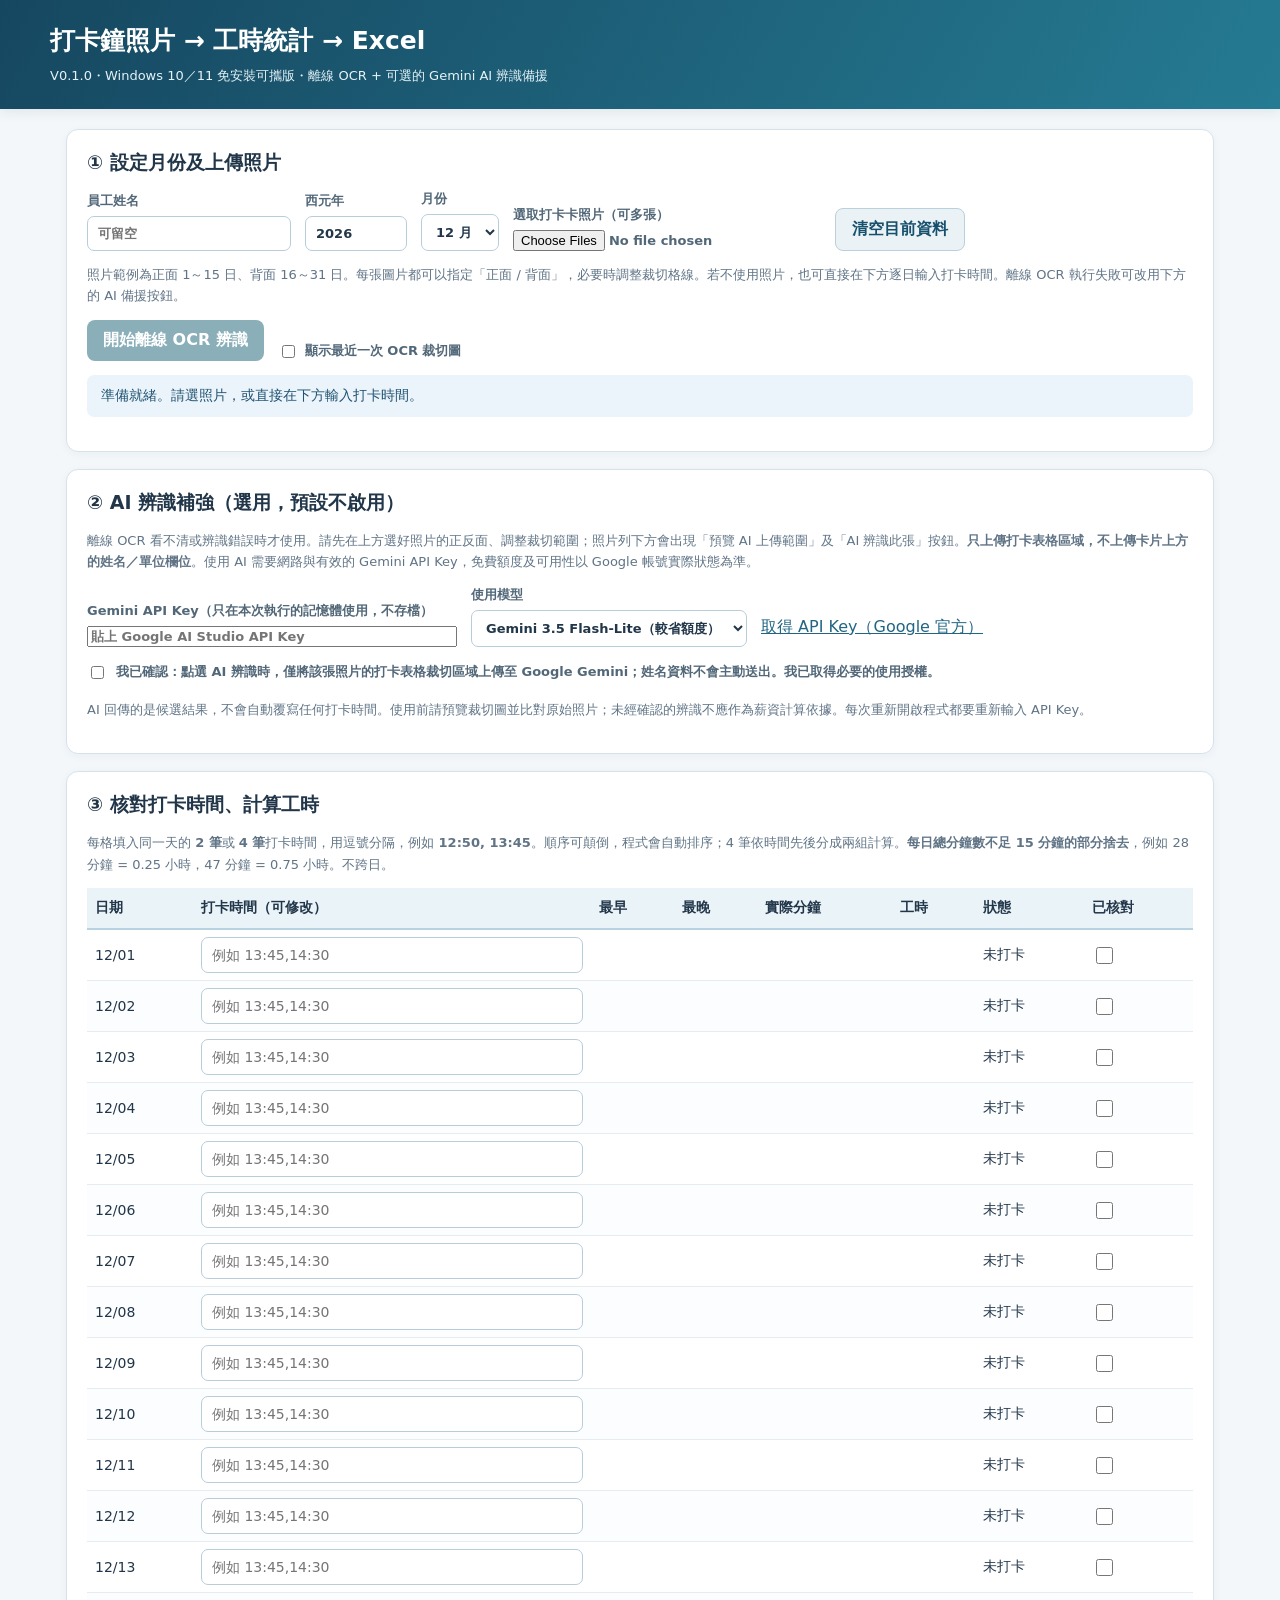
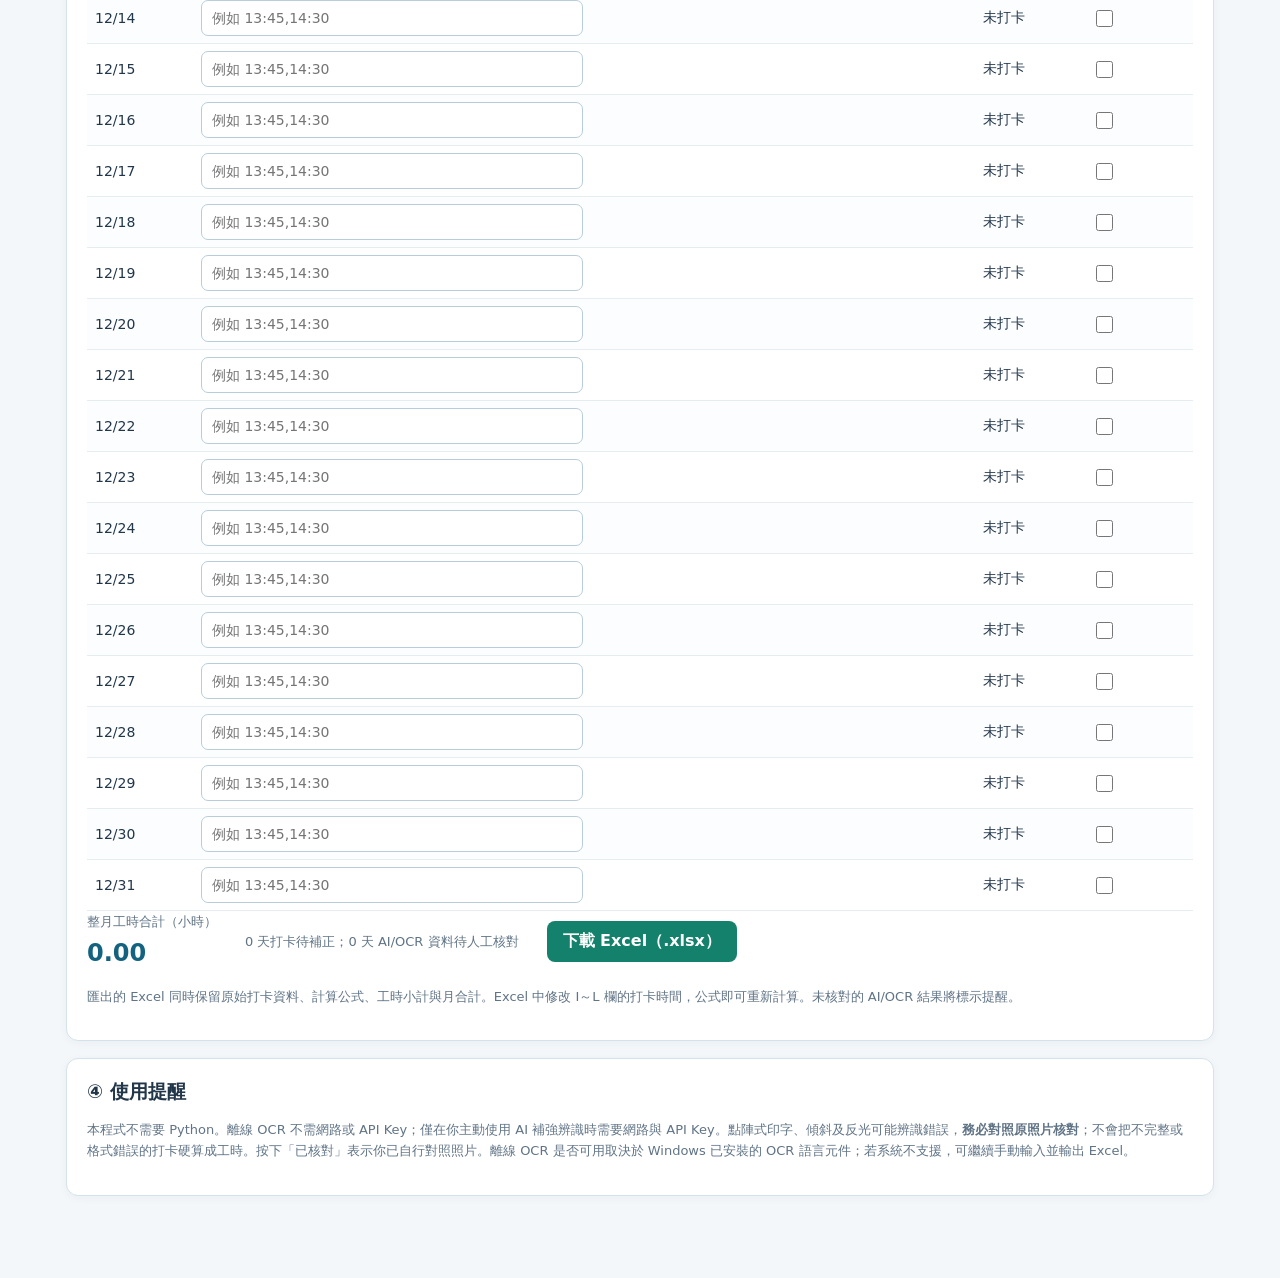
<file: apps/TimecardOCR/index.html>
<!doctype html>
<html lang="zh-Hant"><head><meta charset="utf-8"><meta name="viewport" content="width=device-width,initial-scale=1"><title>打卡鐘照片工時統計｜OCR + AI 備援版</title>
<style>
:root{color-scheme:light;font-family:"Microsoft JhengHei", "Noto Sans TC",system-ui,sans-serif;--ink:#22364a;--blue:#216583;--light:#e8f4f8;--border:#d6e2ea}*{box-sizing:border-box}body{margin:0;background:#f3f7fa;color:var(--ink)}header{background:linear-gradient(120deg,#164760,#257b93);color:white;padding:24px max(25px,calc((100vw - 1180px)/2));box-shadow:0 2px 12px #17273318}header h1{font-size:25px;margin:0 0 8px}header small{font-size:13px;color:#e5f3f8}main{max-width:1180px;margin:20px auto;padding:0 16px 45px}.box{background:white;border:1px solid var(--border);border-radius:12px;padding:20px;margin-bottom:17px;box-shadow:0 2px 10px #2539490a}.box h2{font-size:19px;margin:0 0 14px}.flex{display:flex;gap:14px;flex-wrap:wrap;align-items:end}label{display:flex;flex-direction:column;gap:6px;font-size:13px;color:#526879;font-weight:600}input,select,button{font:inherit}input[type=text],input[type=number],select{padding:9px 10px;border:1px solid #b8cdda;border-radius:7px;color:var(--ink);background:white}input[type=number]{width:102px}button{border:0;background:#216583;color:white;border-radius:8px;padding:10px 16px;cursor:pointer;font-weight:650}button:hover{background:#174d64}button:disabled{background:#8bafb9;cursor:not-allowed}.secondary{background:#eaf2f6;color:#17506d;border:1px solid #b8d1dd}.secondary:hover{background:#dbeaf1}.danger{color:#b84c3c}.hint{font-size:13px;line-height:1.65;color:#607486}.status{padding:12px 14px;border-radius:7px;background:#ebf4fa;color:#205272;font-size:14px;min-height:20px}.status.warn{background:#fff5e1;color:#88601c}.status.bad{background:#fcece9;color:#9d3228}.cardrow{border:1px solid #e2eaf0;background:#fbfdfe;border-radius:9px;padding:11px;margin:12px 0;display:flex;gap:18px;align-items:flex-start;flex-wrap:wrap}.thumb{width:95px;height:120px;object-fit:contain;background:#e8ecef;border-radius:6px;cursor:zoom-in}.cardcontent{flex:1;min-width:230px}.cardcontent p{margin:0 0 10px}.cardcontent label{display:inline-flex;margin-right:13px}.cardcontent input[type=number]{width:76px}.cardcontent .flex{gap:9px}.split{display:grid;grid-template-columns:1fr 1fr;gap:16px}#ocr-preview{max-width:100%;max-height:300px;display:none;border:1px solid #cad8e0;background:white}.table-scroll{overflow-x:auto}table{width:100%;border-collapse:collapse;font-size:14px;min-width:950px}thead th{position:sticky;top:0;background:#eaf3f7;text-align:left;padding:11px 8px;border-bottom:2px solid #b8d2df;white-space:nowrap}tbody td{padding:7px 8px;border-bottom:1px solid #e5edf1}tbody tr:nth-child(2n){background:#fbfdfe}td input[type=text]{width:100%;min-width:180px}td input[type=checkbox]{width:17px;height:17px}td:nth-child(4),td:nth-child(5),td:nth-child(6){font-variant-numeric:tabular-nums}.warntext{color:#a76a0e}.badtext{color:#aa302c}.oktext{color:#167c60}.total{font-size:24px;font-weight:800;color:#126280;padding:6px 0}.totals{display:flex;gap:28px;align-items:center;flex-wrap:wrap}details{margin-top:12px}summary{cursor:pointer;color:#185e81;font-weight:650}.modal{position:fixed;inset:0;background:#000b;display:none;align-items:center;justify-content:center;z-index:100;padding:15px}.modal img{max-width:95vw;max-height:90vh;object-fit:contain}.modal button{position:absolute;right:20px;top:20px}#download{background:#13816b}#download:hover{background:#126855}.ai-actions{display:flex;gap:8px;flex-wrap:wrap;margin-top:9px}.ai-actions button{font-size:13px;padding:7px 12px}.ai-uncertain{color:#a76a0e}.disabledinfo{font-size:12px;color:#6f8593}@media(max-width:650px){.box{padding:14px}header{padding:18px}header h1{font-size:20px}.split{display:block}.total{font-size:20px}}
</style></head><body>
<header><h1>打卡鐘照片 → 工時統計 → Excel</h1><small>V0.1.0・Windows 10／11 免安裝可攜版・離線 OCR + 可選的 Gemini AI 辨識備援</small></header>
<main>
<section class="box"><h2>① 設定月份及上傳照片</h2><div class="flex"><label>員工姓名<input type="text" id="employee" placeholder="可留空"></label><label>西元年<input type="number" id="year" min="2000" max="2100"></label><label>月份<select id="month"></select></label><label>選取打卡卡照片（可多張）<input type="file" accept="image/jpeg,image/png,image/webp" multiple id="files"></label><button type="button" class="secondary" id="clear">清空目前資料</button></div>
<p class="hint">照片範例為正面 1～15 日、背面 16～31 日。每張圖片都可以指定「正面 / 背面」，必要時調整裁切格線。若不使用照片，也可直接在下方逐日輸入打卡時間。離線 OCR 執行失敗可改用下方的 AI 備援按鈕。</p>
<div id="cards"></div><div class="flex"><button type="button" id="ocr" disabled>開始離線 OCR 辨識</button><label style="flex-direction:row;align-items:center;gap:7px"><input id="preview-toggle" type="checkbox">顯示最近一次 OCR 裁切圖</label></div><p id="progress" class="status">準備就緒。請選照片，或直接在下方輸入打卡時間。</p><canvas id="ocr-preview"></canvas>
</section>
<section class="box" id="ai-section"><h2>② AI 辨識補強（選用，預設不啟用）</h2>
<p class="hint">離線 OCR 看不清或辨識錯誤時才使用。請先在上方選好照片的正反面、調整裁切範圍；照片列下方會出現「預覽 AI 上傳範圍」及「AI 辨識此張」按鈕。<b>只上傳打卡表格區域，不上傳卡片上方的姓名／單位欄位</b>。使用 AI 需要網路與有效的 Gemini API Key，免費額度及可用性以 Google 帳號實際狀態為準。</p>
<div class="flex">
<label>Gemini API Key（只在本次執行的記憶體使用，不存檔）<input type="password" id="ai-key" autocomplete="off" spellcheck="false" placeholder="貼上 Google AI Studio API Key" style="width:min(370px,80vw)"></label>
<label>使用模型<select id="ai-model"><option value="gemini-3.5-flash-lite">Gemini 3.5 Flash-Lite（較省額度）</option><option value="gemini-3.6-flash">Gemini 3.6 Flash（進階辨識）</option></select></label>
<a href="https://aistudio.google.com/apikey" target="_blank" rel="noreferrer" style="padding-bottom:9px;color:#216583">取得 API Key（Google 官方）</a>
</div>
<p><label style="display:inline-flex;flex-direction:row;align-items:center;gap:9px"><input type="checkbox" id="ai-consent"><span>我已確認：點選 AI 辨識時，僅將該張照片的<b>打卡表格裁切區域</b>上傳至 Google Gemini；姓名資料不會主動送出。我已取得必要的使用授權。</span></label></p>
<p class="hint">AI 回傳的是候選結果，不會自動覆寫任何打卡時間。使用前請預覽裁切圖並比對原始照片；未經確認的辨識不應作為薪資計算依據。每次重新開啟程式都要重新輸入 API Key。</p>
<div id="ai-result" hidden><h3 style="margin:14px 0 8px;font-size:16px">AI 候選結果（逐日選擇後才套用）</h3><div id="ai-result-info" class="hint"></div><div class="table-scroll"><table style="min-width:650px"><thead><tr><th>採用</th><th>日期</th><th>原有時間</th><th>AI 讀取時間</th><th>判讀提醒</th></tr></thead><tbody id="ai-result-rows"></tbody></table></div><div class="flex" style="margin-top:12px"><button id="ai-apply" type="button">將勾選項目套用到每日表格</button><button id="ai-dismiss" type="button" class="secondary">放棄這次 AI 結果</button></div></div>
</section>
<section class="box"><h2>③ 核對打卡時間、計算工時</h2><p class="hint">每格填入同一天的 <b>2 筆</b>或 <b>4 筆</b>打卡時間，用逗號分隔，例如 <b>12:50, 13:45</b>。順序可顛倒，程式會自動排序；4 筆依時間先後分成兩組計算。<b>每日總分鐘數不足 15 分鐘的部分捨去</b>，例如 28 分鐘 = 0.25 小時，47 分鐘 = 0.75 小時。不跨日。</p>
<div class="table-scroll"><table><thead><tr><th>日期</th><th>打卡時間（可修改）</th><th>最早</th><th>最晚</th><th>實際分鐘</th><th>工時</th><th>狀態</th><th>已核對</th></tr></thead><tbody id="tbody"></tbody></table></div>
<div class="totals"><div><div class="hint">整月工時合計（小時）</div><div class="total" id="sum">0.00</div></div><div class="hint" id="warning-summary"></div><button id="download">下載 Excel（.xlsx）</button></div><p class="hint">匯出的 Excel 同時保留原始打卡資料、計算公式、工時小計與月合計。Excel 中修改 I～L 欄的打卡時間，公式即可重新計算。未核對的 AI/OCR 結果將標示提醒。</p>
</section>
<section class="box"><h2>④ 使用提醒</h2><p class="hint">本程式不需要 Python。離線 OCR 不需網路或 API Key；僅在你主動使用 AI 補強辨識時需要網路與 API Key。點陣式印字、傾斜及反光可能辨識錯誤，<b>務必對照原照片核對</b>；不會把不完整或格式錯誤的打卡硬算成工時。按下「已核對」表示你已自行對照照片。離線 OCR 是否可用取決於 Windows 已安裝的 OCR 語言元件；若系統不支援，可繼續手動輸入並輸出 Excel。</p></section>
</main><div id="modal" class="modal"><button type="button" onclick="document.getElementById('modal').style.display='none'">關閉</button><img id="modalimg" alt="原始打卡卡照片"></div>
<script src="app.js"></script><script src="ai.js"></script></body></html>
</file>
